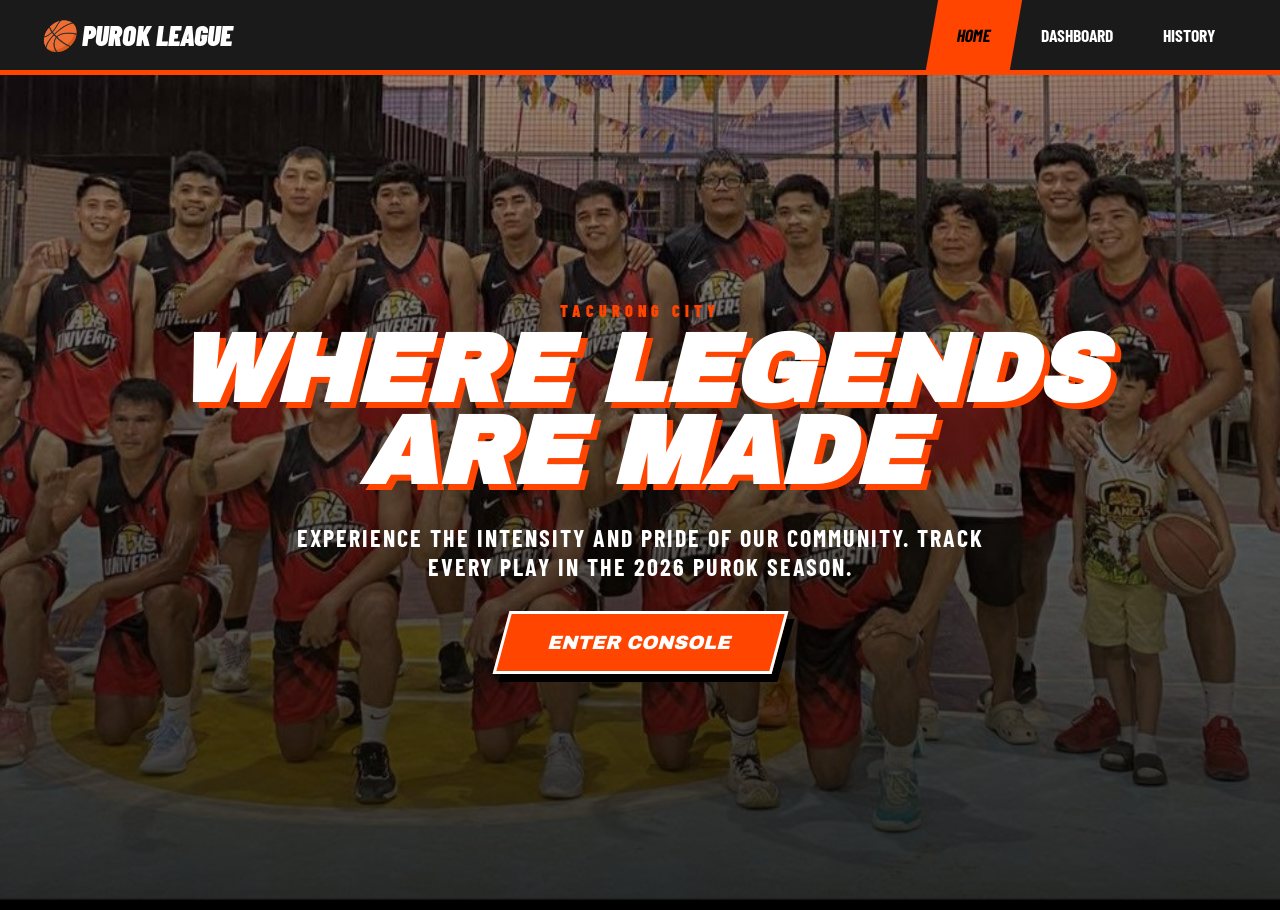
<file: index.html>
<!DOCTYPE html>
<html lang="en">
<head>
    <meta charset="UTF-8">
    <meta name="viewport" content="width=device-width, initial-scale=1.0">
    <title>Purok League | Home & History</title>
    <style>
        @import url('https://fonts.googleapis.com/css2?family=Archivo+Black&family=Barlow+Condensed:ital,wght@0,700;1,900&display=swap');

        :root {
            --sport-orange: #FF4500;
            --deep-charcoal: #1A1A1B;
            --stadium-white: #FFFFFF;
            --track-gray: #E2E8F0;
            --field-border: #000000;
        }

        body { 
            margin: 0; 
            background-color: var(--track-gray); 
            font-family: 'Barlow Condensed', sans-serif; 
            overflow-x: hidden;
        }

        /* --- NAVIGATION BANNER --- */
        .nav-banner {
            background: var(--deep-charcoal);
            display: flex;
            justify-content: space-between;
            align-items: center;
            height: 70px;
            border-bottom: 5px solid var(--sport-orange);
            padding: 0 40px;
            position: sticky;
            top: 0;
            z-index: 1000;
        }

        .nav-logo {
            color: var(--stadium-white);
            font-weight: 900;
            font-style: italic;
            font-size: 1.8rem;
            text-transform: uppercase;
            text-decoration: none;
        }

        .nav-links { display: flex; list-style: none; margin: 0; padding: 0; height: 100%; }
        .nav-links a {
            color: var(--stadium-white);
            text-decoration: none;
            padding: 0 25px;
            display: flex;
            align-items: center;
            font-weight: 700;
            font-size: 1.1rem;
            transition: 0.2s;
            text-transform: uppercase;
            cursor: pointer;
            height: 70px;
        }

        .nav-links a:hover, .nav-links a.active {
            background: var(--sport-orange);
            color: black;
            transform: skew(-10deg);
        }

        /* --- SECTION LOGIC --- */
        .section { display: none; min-height: calc(100vh - 75px); }
        .section.active { display: block; }

        /* --- HERO BANNER --- */
        #home {
            position: relative;
            height: 90vh;
            display: flex;
            justify-content: center;
            align-items: center;
            background: url('1.jpg') center/cover no-repeat;
            overflow: hidden;
            border-bottom: 10px solid var(--field-border);
        }

        .hero-overlay {
            position: absolute;
            top: 0; left: 0; width: 100%; height: 100%;
            background: linear-gradient(to bottom, rgba(0,0,0,0.4), rgba(0,0,0,0.8));
            z-index: 1;
        }

        .hero-content {
            position: relative;
            z-index: 2;
            text-align: center;
            color: white;
            padding: 20px;
            animation: fadeIn 1s ease-out;
        }

        @keyframes fadeIn {
            from { opacity: 0; transform: translateY(20px); }
            to { opacity: 1; transform: translateY(0); }
        }

        #home h1 {
            font-family: 'Archivo Black', sans-serif;
            font-size: clamp(3rem, 10vw, 6rem);
            line-height: 0.85;
            margin: 0;
            font-style: italic;
            text-shadow: 6px 6px 0px var(--sport-orange);
            text-transform: uppercase;
        }

        #home p {
            font-size: clamp(1rem, 4vw, 1.5rem);
            max-width: 700px;
            font-weight: 700;
            margin: 30px auto;
            text-transform: uppercase;
            letter-spacing: 2px;
        }

        .cta-btn {
            display: inline-block;
            background: var(--sport-orange);
            color: white;
            text-decoration: none;
            padding: 18px 45px;
            font-family: 'Archivo Black', sans-serif;
            font-size: 1.2rem;
            border: 3px solid white;
            transform: skew(-15deg);
            transition: 0.3s;
            box-shadow: 8px 8px 0px black;
            cursor: pointer;
        }

        .cta-btn:hover {
            background: white;
            color: var(--sport-orange);
            transform: skew(-15deg) scale(1.05);
            box-shadow: 4px 4px 0px black;
        }

        .card-container { padding: 50px 20px; }
        .card {
            background: var(--stadium-white);
            border: 4px solid var(--field-border);
            box-shadow: 12px 12px 0px var(--field-border);
            padding: 40px;
            margin: 0 auto 40px auto;
            max-width: 1100px;
        }

        h2 {
            font-weight: 900; font-style: italic; font-size: 2.8rem;
            border-bottom: 8px solid var(--sport-orange);
            display: inline-block; padding-right: 25px; margin-bottom: 30px;
            text-transform: uppercase;
            font-family: 'Archivo Black';
        }
    </style>
</head>
<body>

<nav class="nav-banner">
    <a href="index.html" class="nav-logo" onclick="showSection('home')">🏀 PUROK LEAGUE</a>
    <div class="nav-links">
        <a href="index.html" onclick="showSection('home')" id="link-home" class="active">HOME</a>
        <a href="dashboard.html" onclick="showSection('dashboard')" id="link-dashboard">DASHBOARD</a>
        <a href="history.html" onclick="showSection('history')" id="link-history">HISTORY</a>
    </div>
</nav>

<section id="home" class="section active">
    <div class="hero-overlay"></div>
    <div class="hero-content">
        <div style="color: var(--sport-orange); font-weight: 900; letter-spacing: 5px; margin-bottom: 10px;">TACURONG CITY</div>
        <h1>WHERE LEGENDS<br>ARE MADE</h1>
        <p>Experience the intensity and pride of our community. Track every play in the 2026 Purok Season.</p>
        <a href="dashboard.html" class="cta-btn" onclick="showSection('dashboard')">ENTER CONSOLE</a>
    </div>
</section>



<script>
    function showSection(sectionId) {
        // Prevent default anchor jump if necessary (optional)
        // event.preventDefault(); 

        // Hide all sections
        document.querySelectorAll('.section').forEach(sec => sec.classList.remove('active'));
        
        // Deactivate all links
        document.querySelectorAll('.nav-links a').forEach(link => link.classList.remove('active'));
        
        // Show target section
        const targetSection = document.getElementById(sectionId);
        if(targetSection) targetSection.classList.add('active');
        
        // Activate specific nav link
        const targetLink = document.getElementById('link-' + sectionId);
        if(targetLink) targetLink.classList.add('active');
        
        // Scroll to top
        window.scrollTo(0,0);
    }

    // Logic to handle direct URL access (e.g. if someone goes to index.html#history)
    window.onload = () => {
        const hash = window.location.hash.replace('#', '');
        if (hash) {
            showSection(hash);
        }
    };
</script>

</body>
</html>
</file>
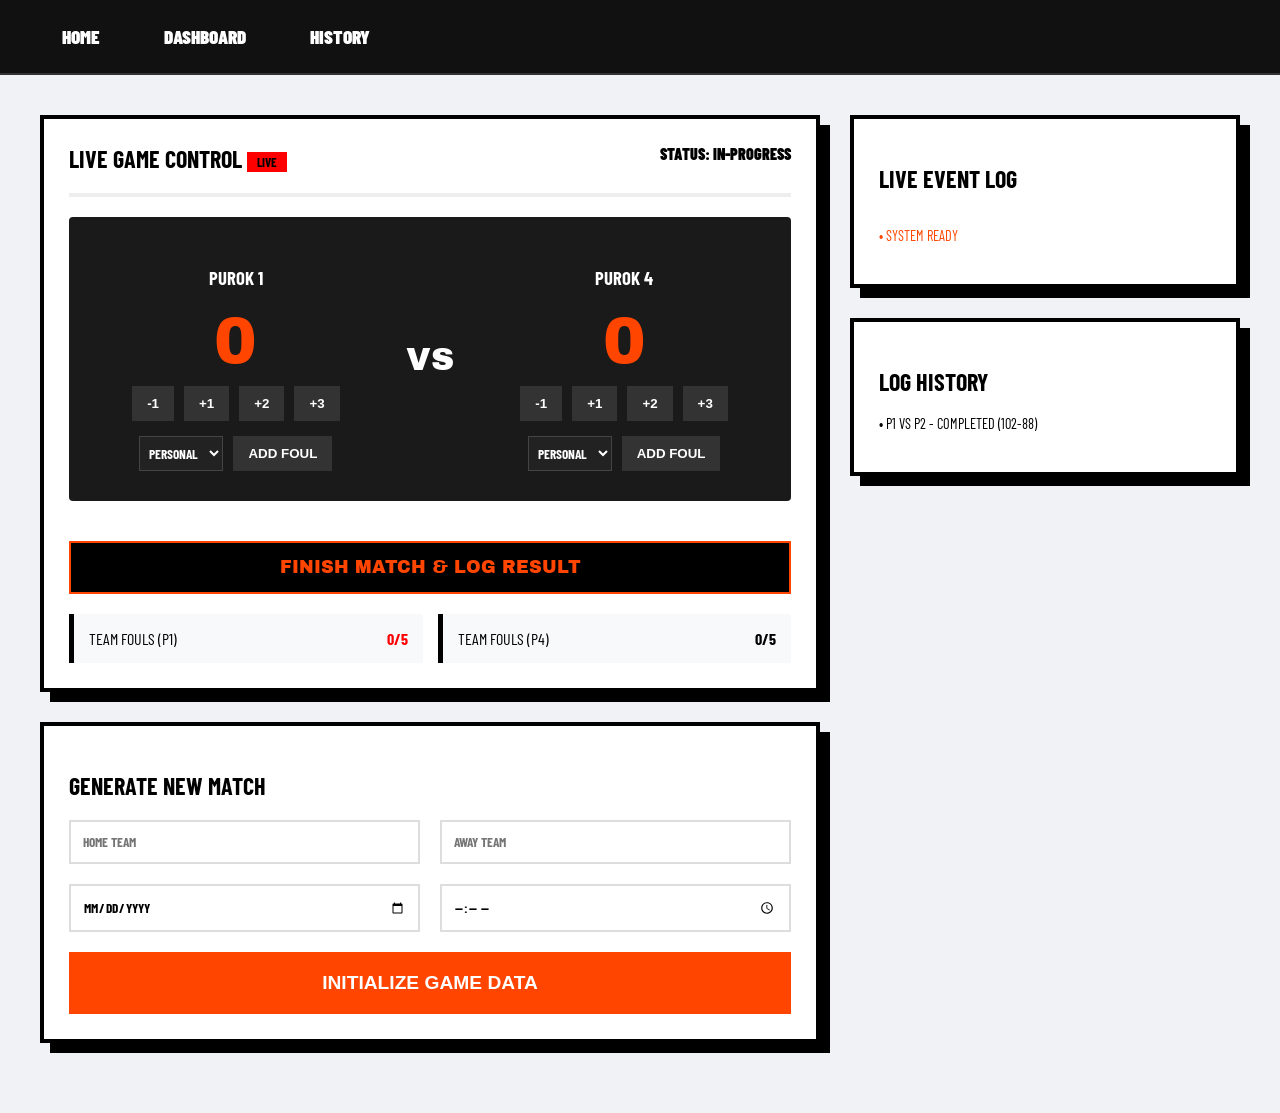
<file: dashboard.html>
<!DOCTYPE html>
<html lang="en">
<head>
    <meta charset="UTF-8">
    <meta name="viewport" content="width=device-width, initial-scale=1.0">
    <title>Purok League | Pro Operations</title>
    <style>
        @import url('https://fonts.googleapis.com/css2?family=Archivo+Black&family=Barlow+Condensed:ital,wght@0,700;1,900&display=swap');

        :root {
            --sport-orange: #FF4500;
            --deep-charcoal: #111111;
            --stadium-white: #FFFFFF;
            --field-border: #000000;
            --glass: rgba(255, 255, 255, 0.1);
        }

        /* --- CUSTOM SCROLLBAR --- */
        ::-webkit-scrollbar { width: 10px; }
        ::-webkit-scrollbar-track { background: var(--deep-charcoal); }
        ::-webkit-scrollbar-thumb { background: var(--sport-orange); border: 2px solid var(--deep-charcoal); border-radius: 5px; }

        html { scroll-behavior: smooth; }
        body { margin: 0; background: #f0f2f5; font-family: 'Barlow Condensed', sans-serif; text-transform: uppercase; }

        /* --- UPDATED HERO BANNER --- */
        .hero-banner {
            height: 450px; 
            background: linear-gradient(rgba(0,0,0,0.6), rgba(0,0,0,0.8)), 
                        url('2.jpg') center/cover no-repeat;
            background-size: cover;
            background-position: center;
            background-attachment: fixed;
            position: relative;
            display: flex;
            align-items: center;
            justify-content: center;
            border-bottom: 10px solid var(--sport-orange); 
            color: white;
            text-align: center;
            overflow: hidden;
        }

        .hero-content { 
            z-index: 10; 
            display: flex;
            flex-direction: column;
            align-items: center;
        }

        /* --- LOGO STYLE --- */
        .league-logo {
            width: 100px;
            height: 100px;
            background: var(--sport-orange);
            clip-path: polygon(50% 0%, 100% 25%, 100% 75%, 50% 100%, 0% 75%, 0% 25%); 
            display: flex;
            align-items: center;
            justify-content: center;
            margin-bottom: 15px;
            border: 4px solid white;
            box-shadow: 0 0 20px rgba(255, 69, 0, 0.5);
        }

        .league-logo span {
            font-family: 'Archivo Black';
            font-size: 2.2rem;
            color: white;
            transform: skewX(-5deg);
        }

        .hero-content h1 { 
            font-family: 'Archivo Black'; 
            font-size: 5.5rem; 
            margin: 0; 
            line-height: 0.85;
            text-shadow: 4px 4px 0px var(--field-border);
        }

        .banner-tag { 
            color: var(--sport-orange); 
            font-weight: 900; 
            letter-spacing: 8px; 
            margin-bottom: 5px;
            font-size: 1.1rem;
        }
        
        /* --- NAVIGATION --- */
        .nav-bar {
            background: var(--deep-charcoal);
            padding: 15px 40px;
            display: flex;
            gap: 20px;
            position: sticky;
            top: 0;
            z-index: 1000;
            border-bottom: 2px solid #333;
        }

        .nav-bar a {
            color: white;
            text-decoration: none;
            font-weight: 900;
            font-size: 1.2rem;
            padding: 8px 20px;
            border: 2px solid transparent;
            transition: 0.3s;
        }

        .nav-bar a:hover { border-color: var(--sport-orange); color: var(--sport-orange); }

        /* --- DASHBOARD GRID --- */
        .container {
            display: grid;
            grid-template-columns: 2fr 1fr;
            gap: 30px;
            padding: 40px;
            max-width: 1600px;
            margin: 0 auto;
        }

        .card {
            background: white;
            border: 4px solid var(--field-border);
            padding: 25px;
            box-shadow: 10px 10px 0px var(--field-border);
            margin-bottom: 30px;
        }

        /* --- LIVE SCORE CONTROLLER --- */
        .scoreboard-ctrl {
            display: flex;
            justify-content: space-around;
            align-items: center;
            background: #1a1a1a;
            color: white;
            padding: 30px;
            border-radius: 4px;
            margin-bottom: 20px;
        }

        .team-box { text-align: center; }
        .score-num { font-family: 'Archivo Black'; font-size: 4rem; color: var(--sport-orange); }
        
        .ctrl-btns { display: flex; gap: 10px; margin-top: 10px; justify-content: center; }
        .btn-add {
            background: #333;
            color: white;
            border: none;
            padding: 10px 15px;
            font-weight: 900;
            cursor: pointer;
            transition: 0.2s;
        }
        .btn-add:hover { background: var(--sport-orange); }

        .btn-finish {
            width: 100%;
            background: #000;
            color: var(--sport-orange);
            border: 2px solid var(--sport-orange);
            padding: 15px;
            font-family: 'Archivo Black';
            font-size: 1.1rem;
            margin-top: 20px;
            cursor: pointer;
            transition: 0.3s;
        }

        .btn-finish:hover { background: var(--sport-orange); color: white; }

        .foul-picker {
            background: #222;
            color: white;
            border: 1px solid #444;
            padding: 5px;
            font-family: 'Barlow Condensed';
            font-weight: 700;
        }

        input {
            padding: 12px;
            border: 2px solid #ddd;
            font-family: 'Barlow Condensed';
            font-weight: 700;
            text-transform: uppercase;
        }

        .stats-grid { display: grid; grid-template-columns: 1fr 1fr; gap: 15px; margin-top: 20px; }
        .stat-item {
            background: #f8f9fa;
            padding: 15px;
            border-left: 5px solid var(--field-border);
            display: flex;
            justify-content: space-between;
        }

        .tag-live {
            background: red;
            padding: 2px 10px;
            font-size: 0.8rem;
            vertical-align: middle;
            animation: blink 1s infinite;
        }

        @keyframes blink { 50% { opacity: 0; } }
        @media (max-width: 1000px) { .container { grid-template-columns: 1fr; } }
    </style>
</head>
<body>

    <nav class="nav-bar">
        <a href="index.html" onclick="showSection('home')" id="link-home" class="active">HOME</a>
        <a href="dashboard.html#dashboard" onclick="showSection('dashboard')" id="link-dashboard">DASHBOARD</a>
        <a href="history.html" onclick="showSection('history')" id="link-history">HISTORY</a>
    </nav>
    
    <main class="container" id="dashboard">
        
        <section class="ops-panel">
            <div class="card">
                <div style="display: flex; justify-content: space-between;">
                    <h2 style="margin:0">LIVE GAME CONTROL <span class="tag-live">LIVE</span></h2>
                    <span style="font-weight: 900;">STATUS: IN-PROGRESS</span>
                </div>
                <hr style="border: 2px solid #eee; margin: 20px 0;">

                <div class="scoreboard-ctrl">
                    <div class="team-box">
                        <h3 id="team1-name">PUROK 1</h3>
                        <div class="score-num" id="score1">0</div>
                        <div class="ctrl-btns">
                            <button class="btn-add" onclick="updateScore('score1', -1)">-1</button>
                            <button class="btn-add" onclick="updateScore('score1', 1)">+1</button>
                            <button class="btn-add" onclick="updateScore('score1', 2)">+2</button>
                            <button class="btn-add" onclick="updateScore('score1', 3)">+3</button>
                        </div>
                        <div class="ctrl-btns" style="margin-top:15px;">
                            <select id="foulType1" class="foul-picker">
                                <option value="PERSONAL">PERSONAL</option>
                                <option value="TECHNICAL">TECHNICAL</option>
                                <option value="FLAGRANT">FLAGRANT</option>
                            </select>
                            <button class="btn-add" onclick="addFoul(1)">ADD FOUL</button>
                        </div>
                    </div>

                    <div style="font-family: 'Archivo Black'; font-size: 2rem;">VS</div>

                    <div class="team-box">
                        <h3 id="team2-name">PUROK 4</h3>
                        <div class="score-num" id="score2">0</div>
                        <div class="ctrl-btns">
                            <button class="btn-add" onclick="updateScore('score2', -1)">-1</button>
                            <button class="btn-add" onclick="updateScore('score2', 1)">+1</button>
                            <button class="btn-add" onclick="updateScore('score2', 2)">+2</button>
                            <button class="btn-add" onclick="updateScore('score2', 3)">+3</button>
                        </div>
                        <div class="ctrl-btns" style="margin-top:15px;">
                            <select id="foulType2" class="foul-picker">
                                <option value="PERSONAL">PERSONAL</option>
                                <option value="TECHNICAL">TECHNICAL</option>
                                <option value="FLAGRANT">FLAGRANT</option>
                            </select>
                            <button class="btn-add" onclick="addFoul(2)">ADD FOUL</button>
                        </div>
                    </div>
                </div>

                <button class="btn-finish" onclick="finishMatch()">FINISH MATCH & LOG RESULT</button>

                <div class="stats-grid">
                    <div class="stat-item"><span>TEAM FOULS (P1)</span> <strong id="foulDisplay1" style="color:red">0/5</strong></div>
                    <div class="stat-item"><span>TEAM FOULS (P4)</span> <strong id="foulDisplay2">0/5</strong></div>
                </div>
            </div>

            <div class="card" id="register">
                <h2>GENERATE NEW MATCH</h2>
                <div style="display: grid; grid-template-columns: 1fr 1fr; gap: 20px;">
                    <input type="text" id="homeTeamInput" placeholder="HOME TEAM">
                    <input type="text" id="awayTeamInput" placeholder="AWAY TEAM">
                    <input type="date" id="matchDate">
                    <input type="time" id="matchTime">
                    <button class="btn-add" onclick="initializeMatch()" style="grid-column: span 2; padding: 20px; background: var(--sport-orange); font-size: 1.2rem;">INITIALIZE GAME DATA</button>
                </div>
            </div>
        </section>

        <aside class="sidebar">
            <div class="card">
                <h2>LIVE EVENT LOG</h2>
                <div id="eventLog" style="font-size: 0.9rem; max-height: 200px; overflow-y: auto;">
                    <p style="color: var(--sport-orange);">• SYSTEM READY</p>
                </div>
            </div>

            <div class="card" id="historyCard">
                <h2>LOG HISTORY</h2>
                <div id="logHistoryList" style="font-size: 0.9rem;">
                    <p>• P1 VS P2 - COMPLETED (102-88)</p>
                </div>
            </div>
        </aside>
    </main>

    <script>
        let foulsTeam1 = 0;
        let foulsTeam2 = 0;

        function updateScore(elementId, points) {
            const el = document.getElementById(elementId);
            let current = parseInt(el.innerText);
            let newVal = current + points;
            el.innerText = newVal < 0 ? 0 : newVal;
        }

        function addFoul(teamNum) {
            const type = document.getElementById('foulType' + teamNum).value;
            const teamName = document.getElementById('team' + teamNum + '-name').innerText;
            const log = document.getElementById('eventLog');

            if(teamNum === 1) foulsTeam1++; else foulsTeam2++;
            
            document.getElementById('foulDisplay' + teamNum).innerText = (teamNum === 1 ? foulsTeam1 : foulsTeam2) + "/5";

            const entry = document.createElement('p');
            entry.innerHTML = `• <strong>${type} FOUL:</strong> ${teamName}`;
            log.insertBefore(entry, log.firstChild);
        }

        function initializeMatch() {
            const home = document.getElementById('homeTeamInput').value;
            const away = document.getElementById('awayTeamInput').value;
            if(!home || !away) { alert("ENTER TEAMS!"); return; }

            document.getElementById('team1-name').innerText = home;
            document.getElementById('team2-name').innerText = away;
            document.getElementById('score1').innerText = "0";
            document.getElementById('score2').innerText = "0";
            foulsTeam1 = 0; foulsTeam2 = 0;
            document.getElementById('foulDisplay1').innerText = "0/5";
            document.getElementById('foulDisplay2').innerText = "0/5";
            alert("NEW GAME LOADED!");
        }

        function finishMatch() {
            const team1 = document.getElementById('team1-name').innerText;
            const team2 = document.getElementById('team2-name').innerText;
            const score1 = document.getElementById('score1').innerText;
            const score2 = document.getElementById('score2').innerText;

            if(confirm(`LOG FINAL SCORE: ${team1} ${score1} - ${score2} ${team2}?`)) {
                const historyList = document.getElementById('logHistoryList');
                const logEntry = document.createElement('p');
                logEntry.innerHTML = `• ${team1} VS ${team2} - COMPLETED (${score1}-${score2})`;
                historyList.insertBefore(logEntry, historyList.firstChild);
                alert("GAME LOGGED.");
            }
        }
    </script>
</body>
</html>
</file>
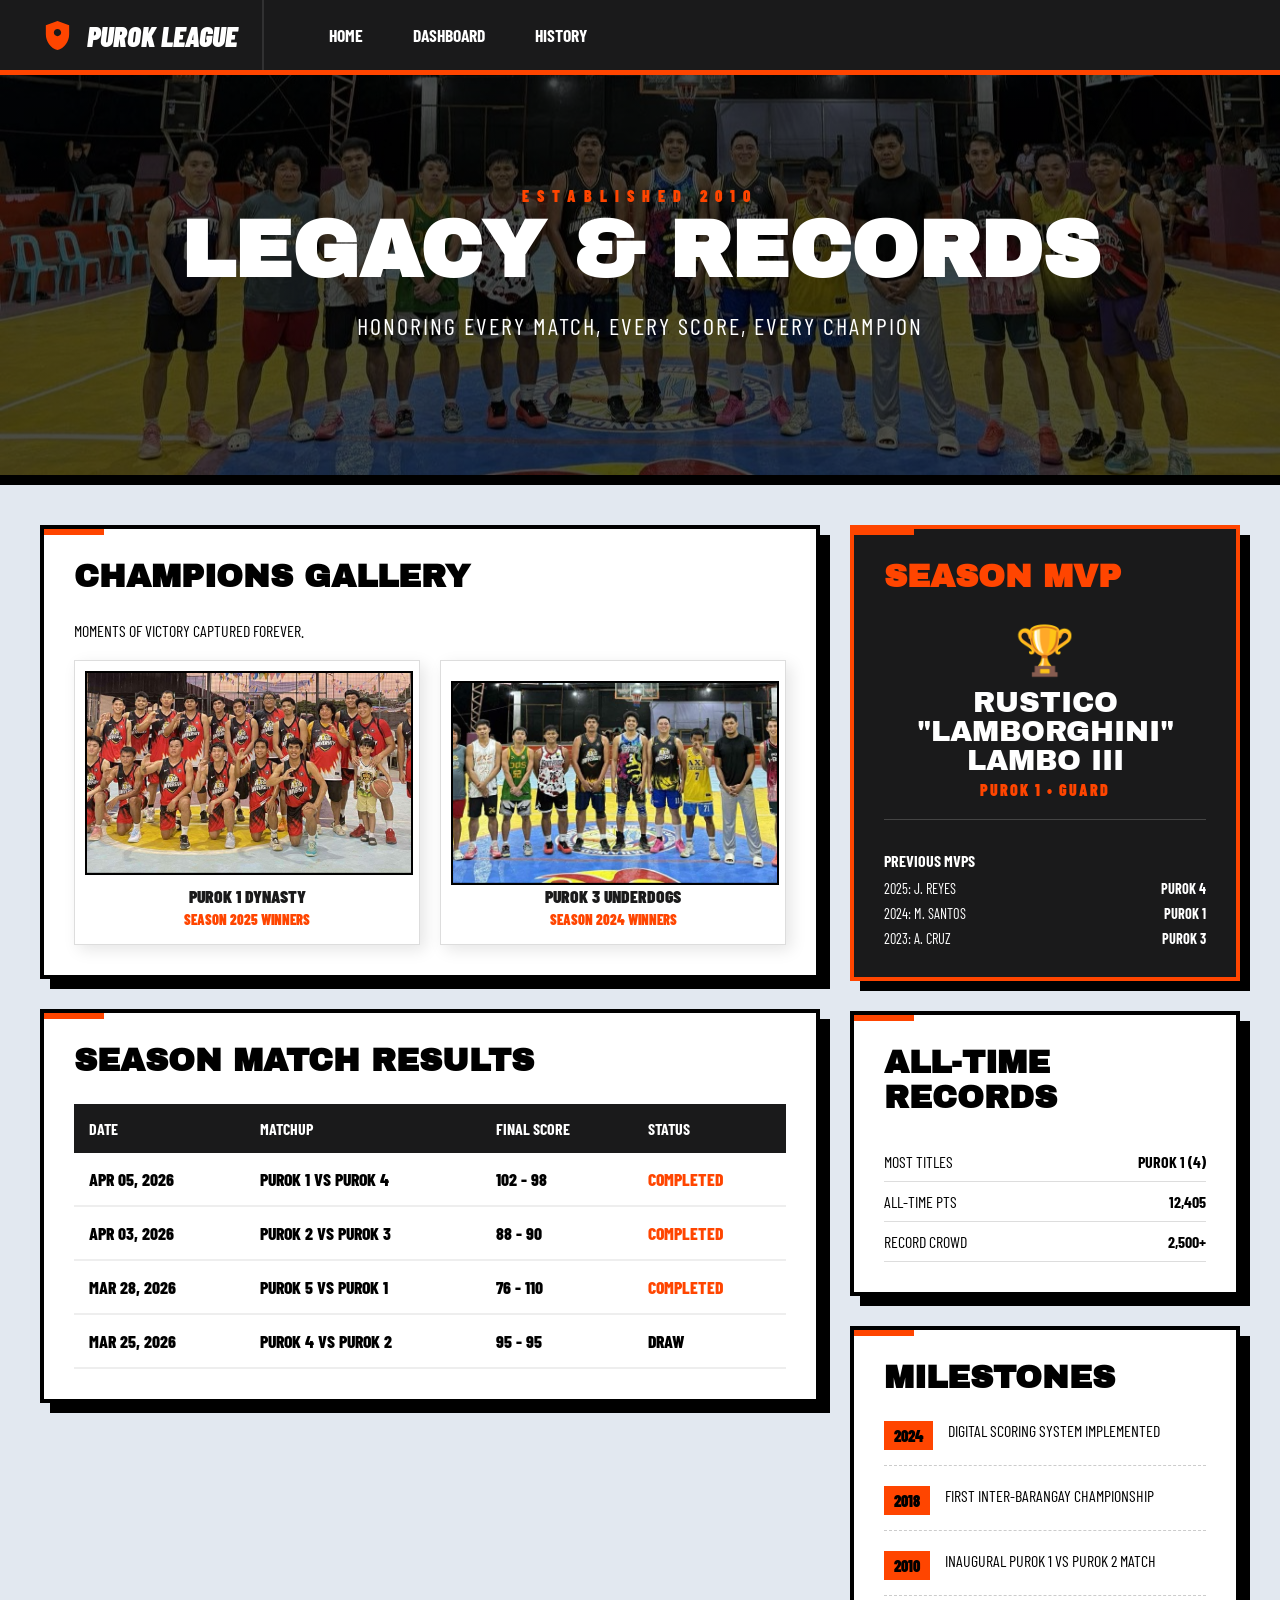
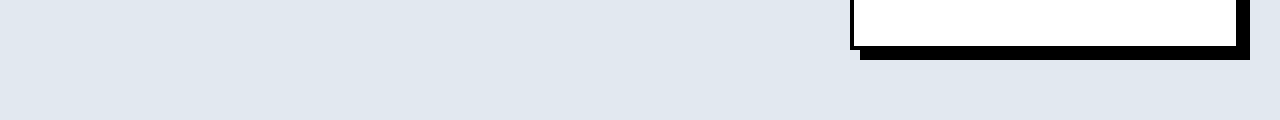
<file: history.html>
<!DOCTYPE html>
<html lang="en">
<head>
    <meta charset="UTF-8">
    <meta name="viewport" content="width=device-width, initial-scale=1.0">
    <title>Purok League | History Archive</title>
    <style>
        @import url('https://fonts.googleapis.com/css2?family=Archivo+Black&family=Barlow+Condensed:ital,wght@0,700;1,900&display=swap');

        :root {
            --sport-orange: #FF4500;
            --deep-charcoal: #1A1A1B;
            --stadium-white: #FFFFFF;
            --track-gray: #E2E8F0;
            --field-border: #000000;
        }

        html { scroll-behavior: smooth; }
        body { margin: 0; background-color: var(--track-gray); font-family: 'Barlow Condensed', sans-serif; text-transform: uppercase; }

        /* --- NAVIGATION --- */
        .nav-banner {
            background: var(--deep-charcoal);
            display: flex;
            align-items: stretch;
            height: 70px;
            border-bottom: 5px solid var(--sport-orange);
            padding: 0 40px;
            position: sticky;
            top: 0;
            z-index: 2000;
        }

        .nav-logo {
            color: var(--stadium-white);
            display: flex;
            align-items: center;
            font-weight: 900;
            font-style: italic;
            font-size: 1.8rem;
            margin-right: 40px;
            border-right: 2px solid rgba(255,255,255,0.1);
            padding-right: 25px;
        }

        .logo-icon { width: 35px; height: 35px; margin-right: 12px; fill: var(--sport-orange); }

        .nav-links { display: flex; list-style: none; margin: 0; padding: 0; }
        .nav-links a {
            color: var(--stadium-white);
            text-decoration: none;
            padding: 0 25px;
            display: flex;
            align-items: center;
            font-weight: 700;
            font-size: 1.1rem;
            transition: 0.2s;
            height: 100%;
        }

        .nav-links a:hover {
            background: var(--sport-orange);
            color: black;
            transform: skew(-10deg);
        }

        /* --- HISTORY HERO BANNER --- */
        .hero-banner {
            height: 400px;
            background: linear-gradient(rgba(0,0,0,0.7), rgba(0,0,0,0.7)), 
                        url('2.jpg') center/cover no-repeat;
            background-size: cover;
            background-position: center;
            position: relative;
            display: flex;
            align-items: center;
            justify-content: center;
            border-bottom: 10px solid var(--field-border);
            color: white;
            text-align: center;
        }

        .hero-content { z-index: 10; }
        .hero-content h1 { font-family: 'Archivo Black'; font-size: 5rem; margin: 0; line-height: 0.9; }
        .banner-tag { color: var(--sport-orange); font-weight: 900; letter-spacing: 8px; margin-bottom: 10px; }

        /* --- LAYOUT --- */
        .container {
            display: grid;
            grid-template-columns: 2fr 1fr;
            gap: 30px;
            padding: 40px;
            max-width: 1500px;
            margin: 0 auto;
        }

        .card {
            background: white;
            border: 4px solid var(--field-border);
            padding: 30px;
            box-shadow: 10px 10px 0px var(--field-border);
            margin-bottom: 30px;
            position: relative;
        }

        .card::before {
            content: "";
            position: absolute;
            top: 0; left: 0;
            width: 60px; height: 6px;
            background: var(--sport-orange);
        }

        /* --- CHAMPIONS PHOTO BOX --- */
        .champions-gallery {
            display: grid;
            grid-template-columns: repeat(auto-fit, minmax(250px, 1fr));
            gap: 20px;
            margin-top: 20px;
        }

        .photo-box {
            background: #fff;
            padding: 10px;
            border: 1px solid #ddd;
            box-shadow: 5px 5px 15px rgba(0,0,0,0.1);
            transition: transform 0.3s ease;
            cursor: pointer;
        }

        .photo-box:hover {
            transform: rotate(-2deg) scale(1.05);
            z-index: 5;
            border-color: var(--sport-orange);
        }

        .photo-placeholder {
            width: 100%;
            height: 200px;
            background-color: #333;
            background-image: url('1.jpg'); /* Placeholder basketball team pic */
            background-size: cover;
            background-position: center;
            border: 2px solid var(--field-border);
        }

        .photo-caption {
            padding: 10px 0 5px 0;
            text-align: center;
            font-weight: 900;
            font-size: 1.1rem;
            color: var(--deep-charcoal);
        }

        .photo-year {
            color: var(--sport-orange);
            font-size: 0.9rem;
        }

        /* --- HISTORY TABLE --- */
        table { width: 100%; border-collapse: collapse; margin-top: 20px; }
        th { background: var(--deep-charcoal); color: white; padding: 15px; text-align: left; }
        td { padding: 15px; border-bottom: 2px solid #eee; font-weight: 800; font-size: 1.1rem; }
        .win-tag { color: green; font-size: 0.8rem; border: 1px solid green; padding: 2px 5px; margin-left: 5px; }

        /* --- HIGHLIGHTS SECTION --- */
        .highlight-item {
            display: flex;
            gap: 15px;
            margin-bottom: 20px;
            padding-bottom: 15px;
            border-bottom: 1px dashed #ccc;
        }
        .highlight-year { background: var(--sport-orange); color: black; padding: 5px 10px; font-weight: 900; height: fit-content; }

        h2 { font-family: 'Archivo Black'; font-size: 2rem; margin-top: 0; }
    </style>
</head>
<body>

    <nav class="nav-banner">
        <div class="nav-logo">
            <svg class="logo-icon" viewBox="0 0 24 24">
                <path d="M12 2L4 5v6.09c0 5.05 3.41 9.76 8 10.91 4.59-1.15 8-5.86 8-10.91V5l-8-3zm0 10.5c-1.38 0-2.5-1.12-2.5-2.5s1.12-2.5 2.5-2.5 2.5 1.12 2.5 2.5-1.12 2.5-2.5 2.5z"/>
            </svg>
            PUROK LEAGUE
        </div>
        <div class="nav-links">
             <a href="index.html" onclick="showSection('home')" id="link-home" class="active">HOME</a>
        <a href="dashboard.html#dashboard" onclick="showSection('dashboard')" id="link-dashboard">DASHBOARD</a>
        <a href="history.html" onclick="showSection('history')" id="link-history">HISTORY</a>
        </div>
    </nav>

    <header class="hero-banner">
        <div class="hero-content">
            <div class="banner-tag">ESTABLISHED 2010</div>
            <h1>LEGACY & RECORDS</h1>
            <p style="font-size: 1.5rem; letter-spacing: 2px;">HONORING EVERY MATCH, EVERY SCORE, EVERY CHAMPION</p>
        </div>
    </header>

    <main class="container">
        
        <section class="left-col">
            <div class="card">
                <h2>CHAMPIONS GALLERY</h2>
                <p>Moments of victory captured forever.</p>
                <div class="champions-gallery">
                    <div class="photo-box">
                             <div class="photo-placeholder" style="background-image: url('1.jpg');"></div>
                        <div class="photo-caption">
                            PUROK 1 DYNASTY <br>
                            <span class="photo-year">SEASON 2025 WINNERS</span>
                        </div>
                    </div>
                    <div class="photo-box">
                        <div class="photo-caption">
                             <div class="photo-placeholder" style="background-image: url('2.jpg');"></div>

                            PUROK 3 UNDERDOGS <br>
                            <span class="photo-year">SEASON 2024 WINNERS</span>
                        </div>
                        
                    </div>
                </div>
            </div>

            <div class="card">
                <h2>SEASON MATCH RESULTS</h2>
                <table>
                    <thead>
                        <tr>
                            <th>DATE</th>
                            <th>MATCHUP</th>
                            <th>FINAL SCORE</th>
                            <th>STATUS</th>
                        </tr>
                    </thead>
                    <tbody>
                        <tr>
                            <td>APR 05, 2026</td>
                            <td>PUROK 1 VS PUROK 4</td>
                            <td>102 - 98</td>
                            <td style="color:var(--sport-orange)">COMPLETED</td>
                        </tr>
                        <tr>
                            <td>APR 03, 2026</td>
                            <td>PUROK 2 VS PUROK 3</td>
                            <td>88 - 90</td>
                            <td style="color:var(--sport-orange)">COMPLETED</td>
                        </tr>
                        <tr>
                            <td>MAR 28, 2026</td>
                            <td>PUROK 5 VS PUROK 1</td>
                            <td>76 - 110</td>
                            <td style="color:var(--sport-orange)">COMPLETED</td>
                        </tr>
                        <tr>
                            <td>MAR 25, 2026</td>
                            <td>PUROK 4 VS PUROK 2</td>
                            <td>95 - 95</td>
                            <td>DRAW</td>
                        </tr>
                    </tbody>
                </table>
            </div>
        </section>

       <aside class="sidebar">
    <div class="card" style="background: var(--deep-charcoal); color: white; border-color: var(--sport-orange);">
        <h2 style="color: var(--sport-orange); margin-bottom: 5px;">SEASON MVP</h2>
        <div style="text-align: center; padding: 20px 0;">
            <div style="font-size: 3rem; margin-bottom: 10px;">🏆</div>
            <div style="font-family: 'Archivo Black'; font-size: 1.8rem; line-height: 1;">RUSTICO "LAMBORGHINI" LAMBO III</div>
            <div style="color: var(--sport-orange); font-weight: 900; letter-spacing: 2px; margin-top: 5px;">PUROK 1 • GUARD</div>
        </div>
        
        <div style="border-top: 1px solid #444; padding-top: 15px;">
            <h3 style="font-size: 1rem; margin-bottom: 10px;">PREVIOUS MVPS</h3>
            <div style="display: flex; justify-content: space-between; font-size: 0.9rem; margin-bottom: 8px;">
                <span>2025: J. REYES</span> <strong>PUROK 4</strong>
            </div>
            <div style="display: flex; justify-content: space-between; font-size: 0.9rem; margin-bottom: 8px;">
                <span>2024: M. SANTOS</span> <strong>PUROK 1</strong>
            </div>
            <div style="display: flex; justify-content: space-between; font-size: 0.9rem;">
                <span>2023: A. CRUZ</span> <strong>PUROK 3</strong>
            </div>
        </div>
    </div>

    <div class="card">
        <h2>ALL-TIME RECORDS</h2>
        <div style="display: flex; justify-content: space-between; padding: 10px 0; border-bottom: 1px solid #ddd;">
            <span>MOST TITLES</span> <strong>PUROK 1 (4)</strong>
        </div>
        <div style="display: flex; justify-content: space-between; padding: 10px 0; border-bottom: 1px solid #ddd;">
            <span>ALL-TIME PTS</span> <strong>12,405</strong>
        </div>
        <div style="display: flex; justify-content: space-between; padding: 10px 0; border-bottom: 1px solid #ddd;">
            <span>RECORD CROWD</span> <strong>2,500+</strong>
        </div>
    </div>

    <div class="card">
        <h2>MILESTONES</h2>
        <div class="highlight-item">
            <div class="highlight-year">2024</div>
            <div>Digital Scoring System Implemented</div>
        </div>
        <div class="highlight-item">
            <div class="highlight-year">2018</div>
            <div>First Inter-Barangay Championship</div>
        </div>
        <div class="highlight-item">
            <div class="highlight-year">2010</div>
            <div>Inaugural Purok 1 vs Purok 2 Match</div>
        </div>
    </div>
</aside>

</body>
</html>
</file>
